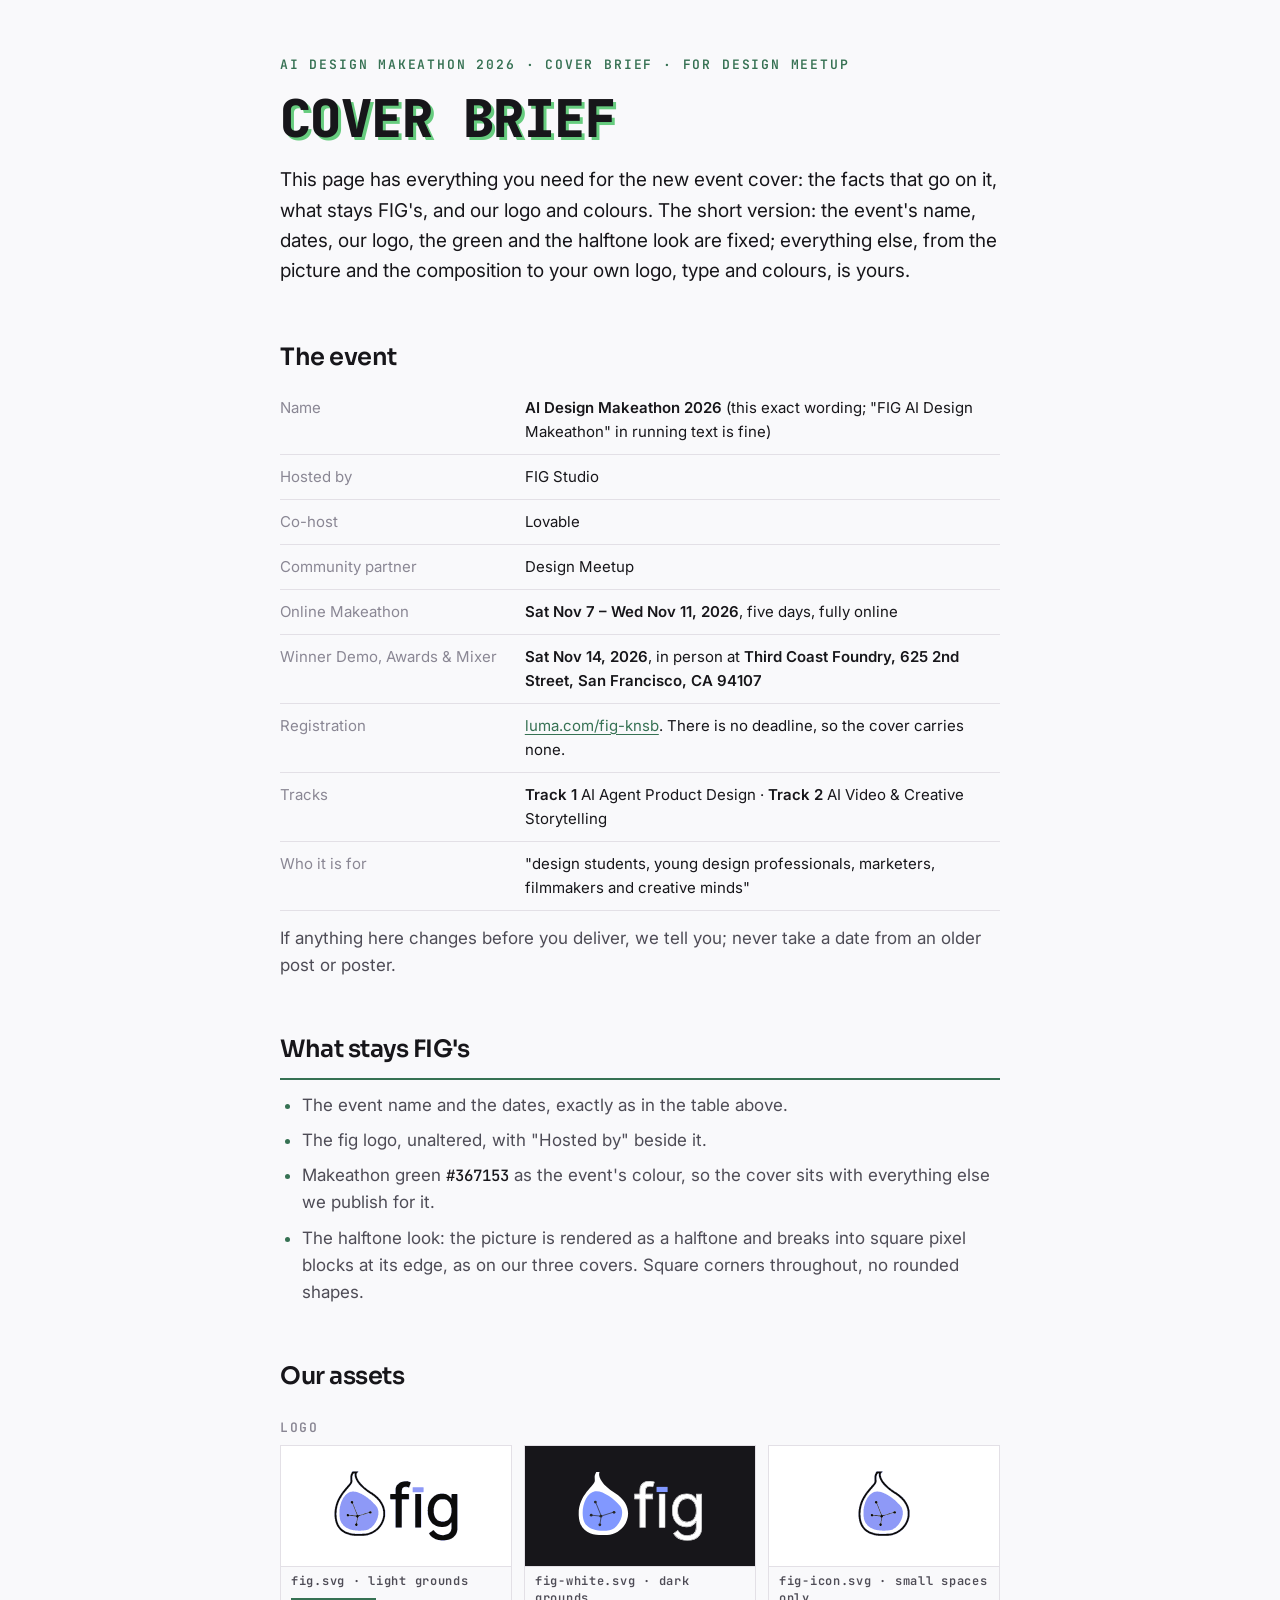
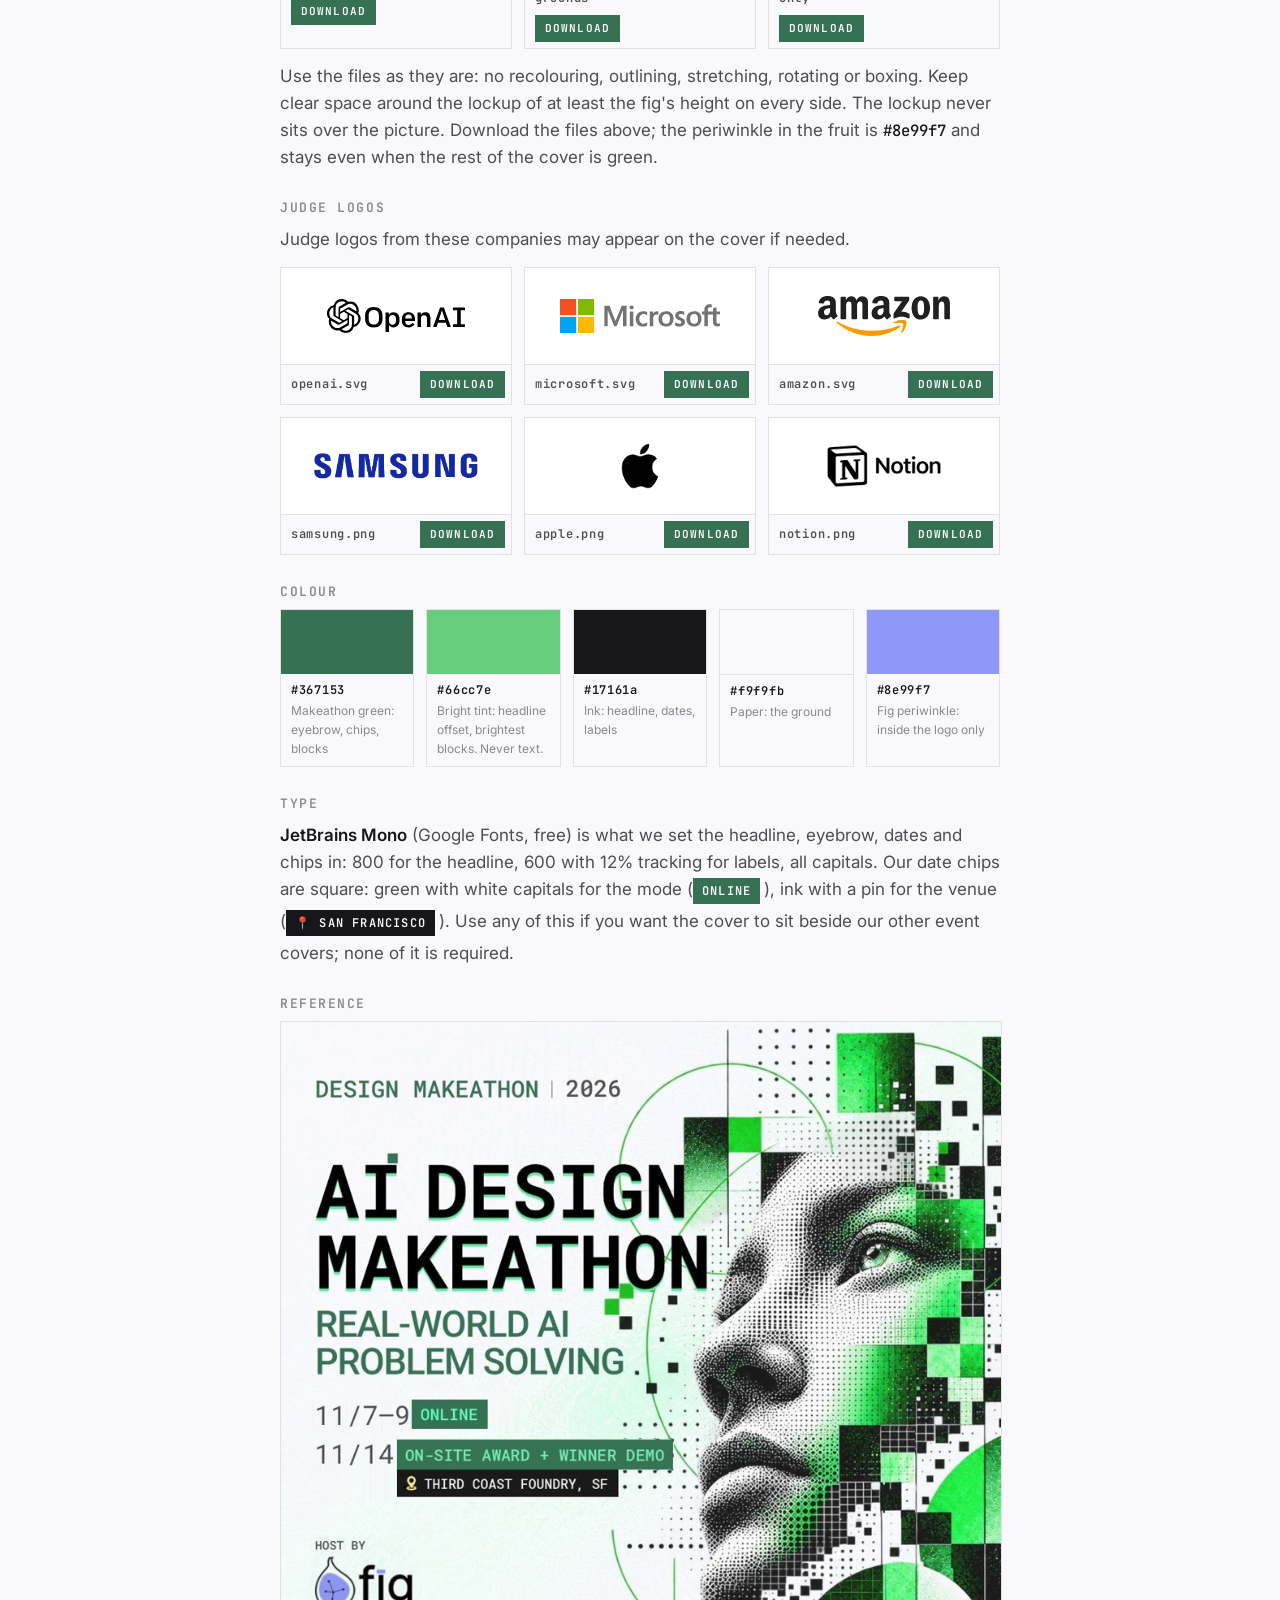
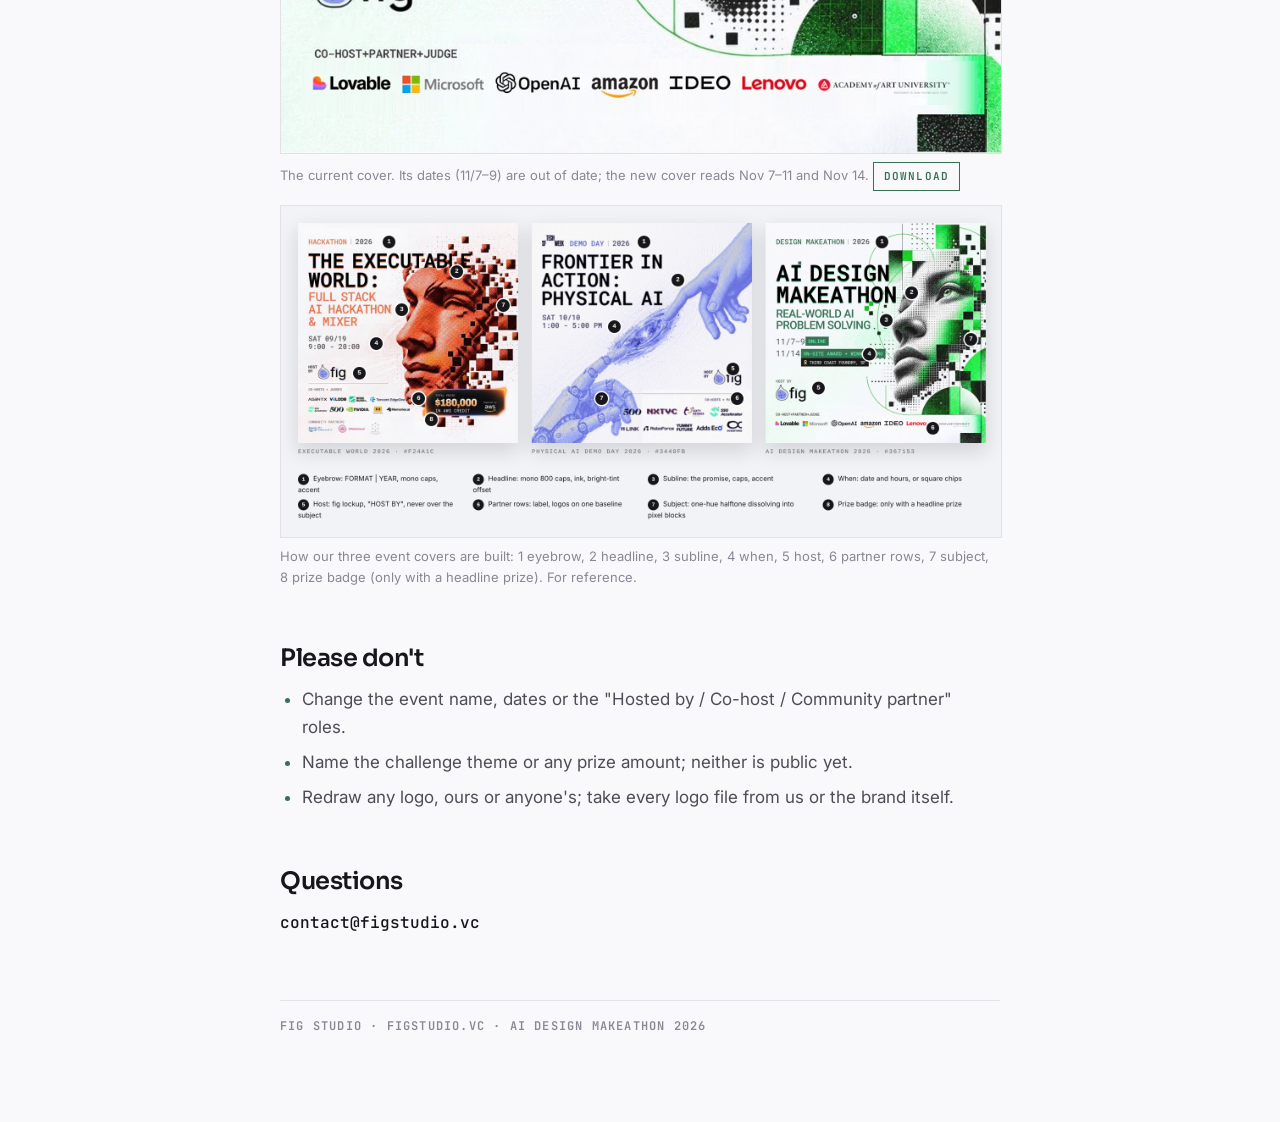
<file: events/ai-design-makeathon-cover-brief.html>
<!DOCTYPE html>
<html lang="en">
<head>
<meta charset="utf-8"><meta name="viewport" content="width=device-width,initial-scale=1">
<meta name="robots" content="noindex, nofollow">
<title>Makeathon Cover Brief — FIG Studio</title>
<meta name="description" content="Cover brief for the AI Design Makeathon 2026: the event facts, what stays FIG's, and our logo, colours and type.">
<link rel="icon" href="../favicon-v2.png?v=5" type="image/png" sizes="128x128">
<link rel="icon" href="../favicon.svg?v=6" type="image/svg+xml">
<link rel="preconnect" href="https://fonts.googleapis.com">
<link rel="preconnect" href="https://fonts.gstatic.com" crossorigin>
<link rel="stylesheet" href="https://fonts.googleapis.com/css2?family=JetBrains+Mono:wght@600;800&family=Sora:wght@600&family=Inter:wght@400;500;600&display=swap">
<style>
/* layout: one reading column, mono eyebrows, the event's own green; the page follows the brief it describes */
:root{--paper:#f9f9fb;--ink:#17161a;--body:#4e4c56;--muted:#8a8794;--rule:#e3e0e6;--accent:#367153;--bright:#66cc7e;--tint:#eef7f1;--chip-fg:#ffffff;
 --mono:"JetBrains Mono",ui-monospace,Menlo,monospace;--display:Sora,-apple-system,sans-serif;--sans:Inter,-apple-system,sans-serif}
@media (prefers-color-scheme: dark){:root:not([data-theme="light"]){--paper:#17161a;--ink:#f3f2f5;--body:#c3c0ca;--muted:#8a8794;--rule:#2d2c33;--accent:#66cc7e;--bright:#66cc7e;--tint:#1f2a24;--chip-fg:#17161a;color-scheme:dark}}
:root[data-theme="dark"]{--paper:#17161a;--ink:#f3f2f5;--body:#c3c0ca;--muted:#8a8794;--rule:#2d2c33;--accent:#66cc7e;--bright:#66cc7e;--tint:#1f2a24;--chip-fg:#17161a;color-scheme:dark}
body{background:var(--paper);color:var(--ink);font:400 17px/1.6 var(--sans);padding-block:0 64px;padding-left:max(16px,env(safe-area-inset-left,0px));padding-right:max(16px,env(safe-area-inset-right,0px))}
.wrap{max-width:720px;margin:0 auto}
.eyebrow{font:600 13px/1.4 var(--mono);letter-spacing:.14em;text-transform:uppercase;color:var(--accent);margin:56px 0 18px}
h1{font:800 clamp(34px,6vw,52px)/1.02 var(--mono);letter-spacing:-.01em;text-transform:uppercase;margin:0 0 20px;text-wrap:balance;text-shadow:3px 3px 0 var(--bright)}
h2{font:600 24px/1.2 var(--display);letter-spacing:-.02em;margin:56px 0 14px;text-wrap:balance}
h3{font:600 13px/1.4 var(--mono);letter-spacing:.12em;text-transform:uppercase;color:var(--muted);margin:28px 0 8px}
p{margin:0 0 14px;color:var(--body)}p.lede{font-size:19px;color:var(--ink)}
ul{margin:0 0 14px;padding-left:22px;color:var(--body)}li{margin:0 0 8px}li::marker{color:var(--accent)}
strong{color:var(--ink);font-weight:600}code{font:500 .92em var(--mono);color:var(--ink)}
a{color:var(--accent);text-decoration-thickness:1px;text-underline-offset:3px}
table{border-collapse:collapse;width:100%;margin:0 0 14px;font-size:15px}td,th{padding:10px 12px 10px 0;border-bottom:1px solid var(--rule);vertical-align:top;text-align:left}th{font:600 12px/1.4 var(--mono);letter-spacing:.12em;text-transform:uppercase;color:var(--muted)}td:first-child{color:var(--muted);white-space:nowrap;width:34%}
.scroll{overflow-x:auto}
.keep{margin:0 0 14px}
.box{border-top:2px solid var(--accent);padding-top:12px}.box.alt{border-top-color:var(--rule)}
.box h3{margin-top:0}
.sw{display:grid;grid-template-columns:repeat(auto-fit,minmax(120px,1fr));gap:12px;margin:0 0 14px}
.sw div{border:1px solid var(--rule)}.sw i{display:block;height:64px}.sw b{display:block;font:600 12px/1.4 var(--mono);letter-spacing:.06em;padding:8px 10px 2px;color:var(--ink)}.sw small{display:block;font-size:12px;color:var(--muted);padding:0 10px 8px}
.logos{display:grid;grid-template-columns:repeat(auto-fit,minmax(180px,1fr));gap:12px;margin:0 0 14px}
.logos.row{display:flex;flex-wrap:wrap;justify-content:center}.logos.row figure{flex:0 0 calc((100% - 24px)/3);min-width:0;box-sizing:border-box}.logos.row .pad{height:96px;padding:16px}@media(max-width:560px){.logos.row figure{flex-basis:calc((100% - 12px)/2)}}
.logos figure{margin:0;border:1px solid var(--rule)}.logos .pad{display:flex;align-items:center;justify-content:center;height:120px;padding:20px;box-sizing:border-box;overflow:hidden}.logos img{max-height:72px;max-width:100%;width:auto;height:auto;object-fit:contain}
.logos figcaption{display:flex;align-items:center;justify-content:space-between;gap:8px;font:600 12px/1.4 var(--mono);letter-spacing:.06em;padding:6px 6px 6px 10px;border-top:1px solid var(--rule);color:var(--body)}
.dl{font:600 11px/1 var(--mono);letter-spacing:.1em;text-transform:uppercase;background:var(--accent);color:var(--chip-fg);border:0;padding:8px 10px;cursor:pointer;white-space:nowrap}.dl:hover{filter:brightness(1.08)}.dl[disabled]{opacity:.6;cursor:default}.dl.ghost{background:transparent;color:var(--accent);border:1px solid var(--accent)}
.dlnote{font-size:13px;color:var(--muted);margin:-6px 0 14px}[hidden]{display:none!important}
.chip{display:inline-block;font:600 12px/1 var(--mono);letter-spacing:.1em;text-transform:uppercase;background:var(--accent);color:var(--chip-fg);padding:7px 9px;margin:0 4px 4px 0}
.chip.ink{background:var(--ink);color:var(--paper)}
figure.ref{margin:0 0 14px}figure.ref img{display:block;width:100%;height:auto;border:1px solid var(--rule)}figure.ref figcaption{font-size:13px;color:var(--muted);margin-top:8px}
.strip{display:flex;flex-wrap:wrap;align-items:center;gap:10px 28px;padding:18px 20px;background:var(--tint);margin:0 0 14px}
.strip span{display:flex;flex-direction:column;gap:6px;font:600 11px/1.3 var(--mono);letter-spacing:.12em;text-transform:uppercase;color:var(--muted)}
.strip em{font:600 15px/1.2 var(--sans);font-style:normal;color:var(--ink);letter-spacing:0;text-transform:none}
.strip img{height:34px;width:auto;display:block}
.contact{font:500 16px/1.6 var(--mono);color:var(--ink)}
.foot{margin-top:64px;padding-top:16px;border-top:1px solid var(--rule);font:600 12px/1.6 var(--mono);letter-spacing:.1em;text-transform:uppercase;color:var(--muted)}
:focus-visible{outline:2px solid var(--accent);outline-offset:2px}
a.dl{display:inline-block;text-decoration:none}
.logos figcaption{flex-wrap:wrap}.logos figcaption span{min-width:0;overflow-wrap:anywhere}
</style>
</head>
<body>
<div class="wrap">
<p class="eyebrow">AI Design Makeathon 2026 · Cover brief · For Design Meetup</p>
<h1>Cover brief</h1>
<p class="lede">This page has everything you need for the new event cover: the facts that go on it, what stays FIG's, and our logo and colours. The short version: the event's name, dates, our logo, the green and the halftone look are fixed; everything else, from the picture and the composition to your own logo, type and colours, is yours.</p>

<h2>The event</h2>
<div class="scroll"><table>
<tr><td>Name</td><td><strong>AI Design Makeathon 2026</strong> (this exact wording; "FIG AI Design Makeathon" in running text is fine)</td></tr>
<tr><td>Hosted by</td><td>FIG Studio</td></tr>
<tr><td>Co-host</td><td>Lovable</td></tr>
<tr><td>Community partner</td><td>Design Meetup</td></tr>
<tr><td>Online Makeathon</td><td><strong>Sat Nov 7 – Wed Nov 11, 2026</strong>, five days, fully online</td></tr>
<tr><td>Winner Demo, Awards &amp; Mixer</td><td><strong>Sat Nov 14, 2026</strong>, in person at <strong>Third Coast Foundry, 625 2nd Street, San Francisco, CA 94107</strong></td></tr>
<tr><td>Registration</td><td><a href="https://luma.com/fig-knsb">luma.com/fig-knsb</a>. There is no deadline, so the cover carries none.</td></tr>
<tr><td>Tracks</td><td><strong>Track 1</strong> AI Agent Product Design · <strong>Track 2</strong> AI Video &amp; Creative Storytelling</td></tr>
<tr><td>Who it is for</td><td>"design students, young design professionals, marketers, filmmakers and creative minds"</td></tr>
</table></div>
<p>If anything here changes before you deliver, we tell you; never take a date from an older post or poster.</p>

<h2>What stays FIG's</h2>
<div class="keep">
<div class="box"><ul>
<li>The event name and the dates, exactly as in the table above.</li>
<li>The fig logo, unaltered, with "Hosted by" beside it.</li>
<li>Makeathon green <code>#367153</code> as the event's colour, so the cover sits with everything else we publish for it.</li>
<li>The halftone look: the picture is rendered as a halftone and breaks into square pixel blocks at its edge, as on our three covers. Square corners throughout, no rounded shapes.</li>
</ul></div>
</div>

<h2>Our assets</h2>
<h3>Logo</h3>
<div class="logos">
<figure><div class="pad" style="background:#ffffff"><img src="ai-design-makeathon-cover-brief/fig.svg" alt="fig lockup on white"></div><figcaption><span>fig.svg · light grounds</span><a class="dl" href="ai-design-makeathon-cover-brief/fig.svg" download="fig.svg">Download</a></figcaption></figure>
<figure><div class="pad" style="background:#17161a"><img src="ai-design-makeathon-cover-brief/fig-white.svg" alt="fig lockup, white, on dark"></div><figcaption><span>fig-white.svg · dark grounds</span><a class="dl" href="ai-design-makeathon-cover-brief/fig-white.svg" download="fig-white.svg">Download</a></figcaption></figure>
<figure><div class="pad" style="background:#ffffff"><img src="ai-design-makeathon-cover-brief/fig-icon.svg" alt="fig icon on white"></div><figcaption><span>fig-icon.svg · small spaces only</span><a class="dl" href="ai-design-makeathon-cover-brief/fig-icon.svg" download="fig-icon.svg">Download</a></figcaption></figure>
</div>
<p>Use the files as they are: no recolouring, outlining, stretching, rotating or boxing. Keep clear space around the lockup of at least the fig's height on every side. The lockup never sits over the picture. Download the files above; the periwinkle in the fruit is <code>#8e99f7</code> and stays even when the rest of the cover is green.</p>

<h3>Judge logos</h3>
<p>Judge logos from these companies may appear on the cover if needed.</p>
<div class="logos row">
<figure><div class="pad" style="background:#ffffff"><img src="ai-design-makeathon-cover-brief/openai.svg" alt="OpenAI" style="max-height:34px"></div><figcaption><span>openai.svg</span><a class="dl" href="ai-design-makeathon-cover-brief/openai.svg" download="openai.svg">Download</a></figcaption></figure>
<figure><div class="pad" style="background:#ffffff"><img src="ai-design-makeathon-cover-brief/microsoft.svg" alt="Microsoft" style="max-height:34px"></div><figcaption><span>microsoft.svg</span><a class="dl" href="ai-design-makeathon-cover-brief/microsoft.svg" download="microsoft.svg">Download</a></figcaption></figure>
<figure><div class="pad" style="background:#ffffff"><img src="ai-design-makeathon-cover-brief/amazon.svg" alt="Amazon" style="max-height:40px"></div><figcaption><span>amazon.svg</span><a class="dl" href="ai-design-makeathon-cover-brief/amazon.svg" download="amazon.svg">Download</a></figcaption></figure>
<figure><div class="pad" style="background:#ffffff"><img src="ai-design-makeathon-cover-brief/samsung.png" alt="Samsung" style="max-height:26px"></div><figcaption><span>samsung.png</span><a class="dl" href="ai-design-makeathon-cover-brief/samsung.png" download="samsung.png">Download</a></figcaption></figure>
<figure><div class="pad" style="background:#ffffff"><img src="ai-design-makeathon-cover-brief/apple.png" alt="Apple" style="max-height:46px"></div><figcaption><span>apple.png</span><a class="dl" href="ai-design-makeathon-cover-brief/apple.png" download="apple.png">Download</a></figcaption></figure>
<figure><div class="pad" style="background:#ffffff"><img src="ai-design-makeathon-cover-brief/notion.png" alt="Notion" style="max-height:44px"></div><figcaption><span>notion.png</span><a class="dl" href="ai-design-makeathon-cover-brief/notion.png" download="notion.png">Download</a></figcaption></figure>
</div>

<h3>Colour</h3>
<div class="sw">
<div><i style="background:#367153"></i><b>#367153</b><small>Makeathon green: eyebrow, chips, blocks</small></div>
<div><i style="background:#66cc7e"></i><b>#66cc7e</b><small>Bright tint: headline offset, brightest blocks. Never text.</small></div>
<div><i style="background:#17161a"></i><b>#17161a</b><small>Ink: headline, dates, labels</small></div>
<div><i style="background:#f9f9fb;border-bottom:1px solid #e3e0e6"></i><b>#f9f9fb</b><small>Paper: the ground</small></div>
<div><i style="background:#8e99f7"></i><b>#8e99f7</b><small>Fig periwinkle: inside the logo only</small></div>
</div>

<h3>Type</h3>
<p><strong>JetBrains Mono</strong> (Google Fonts, free) is what we set the headline, eyebrow, dates and chips in: 800 for the headline, 600 with 12% tracking for labels, all capitals. Our date chips are square: green with white capitals for the mode (<span class="chip">Online</span>), ink with a pin for the venue (<span class="chip ink">📍 San Francisco</span>). Use any of this if you want the cover to sit beside our other event covers; none of it is required.</p>

<h3>Reference</h3>
<figure class="ref"><img src="ai-design-makeathon-cover-brief/poster.jpg" alt="The current AI Design Makeathon 2026 cover"><figcaption>The current cover. Its dates (11/7–9) are out of date; the new cover reads Nov 7–11 and Nov 14. <a class="dl ghost" href="ai-design-makeathon-cover-brief/poster.jpg" download="ai-design-makeathon-2026-current-cover.jpg">Download</a></figcaption></figure>
<figure class="ref"><img src="ai-design-makeathon-cover-brief/anatomy.png" alt="The three FIG event covers with eight zones numbered"><figcaption>How our three event covers are built: 1 eyebrow, 2 headline, 3 subline, 4 when, 5 host, 6 partner rows, 7 subject, 8 prize badge (only with a headline prize). For reference.</figcaption></figure>

<h2>Please don't</h2>
<ul>
<li>Change the event name, dates or the "Hosted by / Co-host / Community partner" roles.</li>
<li>Name the challenge theme or any prize amount; neither is public yet.</li>
<li>Redraw any logo, ours or anyone's; take every logo file from us or the brand itself.</li>
</ul>

<h2>Questions</h2>
<p class="contact">contact@figstudio.vc</p>
<p class="foot">FIG Studio · figstudio.vc · AI Design Makeathon 2026</p>
</div>
</body>
</html>
</file>
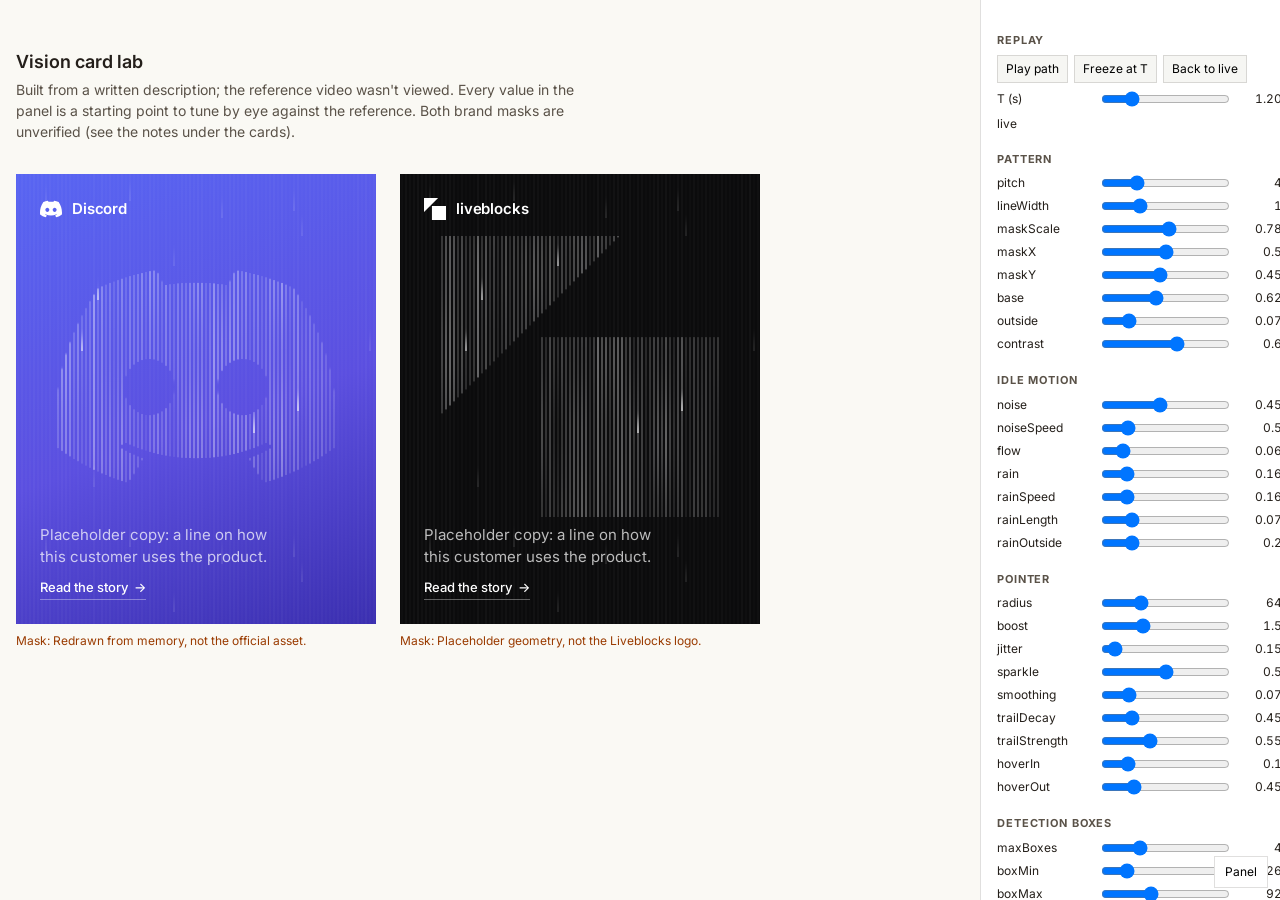
<file: labs/vision-card.html>
<!DOCTYPE html>
<html lang="en">
<head>
<meta charset="UTF-8">
<meta name="viewport" content="width=device-width, initial-scale=1.0">
<meta name="robots" content="noindex, nofollow">
<title>Vision Card Lab</title>
<link rel="icon" href="/favicon.svg?v=6" type="image/svg+xml">
<link rel="preconnect" href="https://fonts.googleapis.com">
<link rel="preconnect" href="https://fonts.gstatic.com" crossorigin>
<link href="https://fonts.googleapis.com/css2?family=Inter:wght@400;500;600&display=swap" rel="stylesheet">
<link rel="stylesheet" href="/assets/vision-card/vision-card.css">
<style>
:root{--ground:#FAF9F4;--ink:#241F1A;--ink-soft:#5A5248;--line:rgba(36,31,26,.14)}
*{box-sizing:border-box}
body{margin:0;background:var(--ground);color:var(--ink);font:14px/1.5 'Inter',-apple-system,sans-serif}
main{padding:48px 16px 96px;max-width:1000px}
h1{font-size:18px;font-weight:600;margin:0 0 4px}
.intro{color:var(--ink-soft);max-width:62ch;margin:0 0 32px}
.stage{display:flex;flex-wrap:wrap;gap:24px}
.slot{flex:1 1 300px;max-width:360px}
.tag{margin-top:8px;font-size:12px;color:#9a3b00}
.ghost{position:fixed;left:0;top:0;width:10px;height:10px;margin:-5px 0 0 -5px;border-radius:50%;
  border:1.5px solid #e00;pointer-events:none;z-index:50;display:none}

/* tuning panel: demo only */
.panel{position:fixed;right:0;top:0;bottom:0;width:300px;overflow:auto;background:#fff;border-left:1px solid var(--line);
  padding:14px 16px 40px;font-size:12px;z-index:40}
.panel h2{font-size:11px;letter-spacing:.08em;text-transform:uppercase;color:var(--ink-soft);margin:18px 0 6px}
.panel label{display:grid;grid-template-columns:96px 1fr 44px;align-items:center;gap:6px;margin:3px 0}
.panel output{font-variant-numeric:tabular-nums;text-align:right}
.panel select,.panel button,.panel input[type=color]{font:inherit}
.panel .row{display:flex;gap:6px;flex-wrap:wrap;align-items:center;margin:6px 0}
.panel button{padding:4px 8px;border:1px solid var(--line);background:#f6f6f3;cursor:pointer}
.panel textarea{width:100%;height:120px;font:11px ui-monospace,Menlo,monospace}
.panel-toggle{position:fixed;right:12px;bottom:12px;z-index:41;padding:6px 10px;font:inherit;font-size:12px;border:1px solid var(--line);background:#fff}
body.has-panel main{margin-right:300px}
body:not(.has-panel) .panel{display:none}
@media (max-width:760px){
  body.has-panel main{margin-right:0}
  .panel{top:auto;height:55vh;width:100%;border-left:0;border-top:1px solid var(--line)}
}
</style>
</head>
<body class="has-panel">
<main>
  <h1>Vision card lab</h1>
  <p class="intro">Built from a written description; the reference video wasn't viewed. Every value in the panel is a starting point to tune by eye against the reference. Both brand masks are unverified (see the notes under the cards).</p>

  <div class="stage">
    <div class="slot">
      <div class="vcard vcard--discord" id="card-discord">
        <div class="vcard__head"><svg class="vcard__mark" viewBox="0 0 127.14 96.36" aria-hidden="true"><path id="mark-discord"/></svg>Discord</div>
        <div class="vcard__foot">
          <p class="vcard__desc">Placeholder copy: a line on how this customer uses the product.</p>
          <a class="vcard__cta" href="#discord">Read the story <span aria-hidden="true">→</span></a>
        </div>
      </div>
      <div class="tag" data-note="discord"></div>
    </div>
    <div class="slot">
      <div class="vcard vcard--liveblocks" id="card-liveblocks">
        <div class="vcard__head"><svg class="vcard__mark" viewBox="0 0 100 100" aria-hidden="true"><path id="mark-liveblocks"/></svg>liveblocks</div>
        <div class="vcard__foot">
          <p class="vcard__desc">Placeholder copy: a line on how this customer uses the product.</p>
          <a class="vcard__cta" href="#liveblocks">Read the story <span aria-hidden="true">→</span></a>
        </div>
      </div>
      <div class="tag" data-note="liveblocks"></div>
    </div>
  </div>
</main>

<div class="ghost" id="ghost"></div>
<button class="panel-toggle" id="panel-toggle" type="button">Panel</button>
<aside class="panel" id="panel" aria-label="Tuning panel">
  <h2>Replay</h2>
  <div class="row">
    <button type="button" id="rp-play">Play path</button>
    <button type="button" id="rp-freeze">Freeze at T</button>
    <button type="button" id="rp-live">Back to live</button>
  </div>
  <label>T (s)<input type="range" id="rp-t" min="0" max="6" step="0.05" value="1.2"><output id="rp-t-out">1.20</output></label>
  <div class="row" id="rp-state">live</div>
  <div id="controls"></div>
  <h2>Theme</h2>
  <div class="row">Discord line <input type="color" data-theme="0.line" value="#ffffff"> box <input type="color" data-theme="0.box" value="#ff3fd4"></div>
  <div class="row">liveblocks line <input type="color" data-theme="1.line" value="#ffffff"> box <input type="color" data-theme="1.box" value="#ffffff"></div>
  <h2>Config</h2>
  <div class="row"><button type="button" id="cfg-copy">Copy params as JSON</button><button type="button" id="cfg-reset">Defaults</button></div>
  <textarea id="cfg-out" readonly aria-label="Current params"></textarea>
</aside>

<script src="/assets/vision-card/masks.js"></script>
<script src="/assets/vision-card/vision-card.js"></script>
<script>
(function () {
  var M = window.VisionCardMasks;
  document.getElementById('mark-discord').setAttribute('d', M.discord.path);
  document.getElementById('mark-discord').setAttribute('fill-rule', 'evenodd');
  document.getElementById('mark-liveblocks').setAttribute('d', M.liveblocks.path);
  document.querySelectorAll('[data-note]').forEach(function (n) {
    var m = M[n.getAttribute('data-note')];
    if (m.placeholder) n.textContent = 'Mask: ' + m.note + '.';
  });

  var themes = [{ line: '#ffffff', box: '#ff3fd4' }, { line: '#ffffff', box: '#ffffff' }];
  var cards = [
    VisionCard.mount(document.getElementById('card-discord'), { mask: M.discord, theme: themes[0], seed: 11 }),
    VisionCard.mount(document.getElementById('card-liveblocks'), { mask: M.liveblocks, theme: themes[1], seed: 23 })
  ];

  // ------------------------------------------------------------ panel
  var SCHEMA = [
    ['Pattern'],
    ['pitch', 2, 10, 0.25], ['lineWidth', 0.25, 3, 0.05], ['maskScale', 0.3, 1.2, 0.01], ['maskX', 0, 1, 0.01], ['maskY', 0, 1, 0.01],
    ['base', 0, 1.5, 0.01], ['outside', 0, 0.4, 0.01], ['contrast', 0, 1, 0.01],
    ['Idle motion'],
    ['noise', 0, 1, 0.01], ['noiseSpeed', 0, 3, 0.05], ['flow', 0, 0.5, 0.005],
    ['rain', 0, 1, 0.01], ['rainSpeed', 0, 1, 0.01], ['rainLength', 0.01, 0.3, 0.005], ['rainOutside', 0, 1, 0.01],
    ['Pointer'],
    ['radius', 10, 200, 1], ['boost', 0, 5, 0.05], ['jitter', 0, 3, 0.05], ['sparkle', 0, 1, 0.01], ['smoothing', 0, 0.4, 0.005],
    ['trailDecay', 0.05, 2, 0.01], ['trailStrength', 0, 1.5, 0.01], ['hoverIn', 0, 0.6, 0.01], ['hoverOut', 0.02, 2, 0.01],
    ['Detection boxes'],
    ['maxBoxes', 1, 12, 1], ['boxMin', 8, 120, 1], ['boxMax', 16, 220, 1], ['spawnInterval', 0.05, 1.5, 0.01],
    ['spawnSpread', 0, 160, 1], ['boxLife', 0.1, 3, 0.05], ['boxFadeIn', 0, 0.5, 0.01], ['boxFadeOut', 0.02, 1.5, 0.01],
    ['linkChance', 0, 1, 0.01], ['linkMaxDist', 20, 400, 5],
    ['labels', ['conf', 'id', 'both', 'none']],
    ['Sweep (unconfirmed)'],
    ['sweep', ['off', 'enter', 'inview']], ['sweepDuration', 0.3, 3, 0.05]
  ];
  var host = document.getElementById('controls');
  var inputs = {};
  SCHEMA.forEach(function (s) {
    if (s.length === 1) { var h = document.createElement('h2'); h.textContent = s[0]; host.appendChild(h); return; }
    var key = s[0], lab = document.createElement('label'), input, out = document.createElement('output');
    lab.appendChild(document.createTextNode(key));
    if (Array.isArray(s[1])) {
      input = document.createElement('select');
      s[1].forEach(function (o) { var op = document.createElement('option'); op.value = op.textContent = o; input.appendChild(op); });
    } else {
      input = document.createElement('input');
      input.type = 'range'; input.min = s[1]; input.max = s[2]; input.step = s[3];
    }
    input.value = VisionCard.DEFAULTS[key];
    out.textContent = input.value;
    input.addEventListener('input', function () {
      var v = input.tagName === 'SELECT' ? input.value : parseFloat(input.value);
      out.textContent = input.value;
      var patch = {}; patch[key] = v;
      cards.forEach(function (c) { c.setParams(patch); });
      showConfig();
      if (mode === 'freeze') freeze(+tInput.value);
    });
    lab.appendChild(input); lab.appendChild(out);
    host.appendChild(lab);
    inputs[key] = { input: input, out: out };
  });

  document.querySelectorAll('[data-theme]').forEach(function (inp) {
    inp.addEventListener('input', function () {
      var k = inp.getAttribute('data-theme').split('.');
      themes[+k[0]][k[1]] = inp.value;
      cards[+k[0]].setTheme(themes[+k[0]]);
      showConfig();
    });
  });

  function config() {
    var diff = {};
    for (var k in cards[0].p) if (cards[0].p[k] !== VisionCard.DEFAULTS[k]) diff[k] = cards[0].p[k];
    return { params: diff, themes: { discord: themes[0], liveblocks: themes[1] } };
  }
  function showConfig() { document.getElementById('cfg-out').value = JSON.stringify(config(), null, 2); }
  showConfig();
  document.getElementById('cfg-copy').addEventListener('click', function () {
    var t = document.getElementById('cfg-out');
    t.select();
    if (navigator.clipboard) navigator.clipboard.writeText(t.value).catch(function () {});
  });
  document.getElementById('cfg-reset').addEventListener('click', function () {
    cards.forEach(function (c) { c.setParams(VisionCard.DEFAULTS); });
    for (var k in inputs) { inputs[k].input.value = VisionCard.DEFAULTS[k]; inputs[k].out.textContent = VisionCard.DEFAULTS[k]; }
    showConfig();
  });
  document.getElementById('panel-toggle').addEventListener('click', function () { document.body.classList.toggle('has-panel'); });

  // ------------------------------------------------------------ replay
  // A fixed pointer path in card-normalised coordinates: across Discord,
  // straight over to liveblocks, then off the cards. card -1 = outside.
  var PATH = [
    [0.0, -1], [0.4, 0, 0.12, 0.22], [1.0, 0, 0.55, 0.42], [1.6, 0, 0.82, 0.58], [2.0, 0, 0.42, 0.66],
    [2.3, 1, 0.10, 0.50], [3.0, 1, 0.50, 0.34], [3.6, 1, 0.76, 0.56], [4.0, -1], [6.0, -1]
  ];
  var DT = 1 / 60;

  function pointerAt(t) {
    for (var i = PATH.length - 1; i >= 0; i--) if (t >= PATH[i][0]) break;
    var a = PATH[Math.max(0, i)], b = PATH[i + 1];
    if (a[1] < 0) return null;
    if (!b || b[1] !== a[1]) return { card: a[1], u: a[2], v: a[3] };
    var k = (t - a[0]) / (b[0] - a[0]);
    return { card: a[1], u: a[2] + (b[2] - a[2]) * k, v: a[3] + (b[3] - a[3]) * k };
  }

  function simulateTo(T) {
    cards.forEach(function (c) { c.hold(); c.reset(); });
    var n = Math.round(T / DT), q = null;
    for (var i = 0; i < n; i++) {
      q = pointerAt(i * DT);
      cards.forEach(function (c, ci) {
        if (q && q.card === ci) c.setPointer(q.u * c.w, q.v * c.h, true);
        else c.setPointer(c.ptr.x, c.ptr.y, false);
        c.step(DT);
      });
    }
    cards.forEach(function (c) { c.render(); });
    showGhost(q);
  }

  var ghost = document.getElementById('ghost');
  function showGhost(q) {
    if (!q) { ghost.style.display = 'none'; return; }
    var r = cards[q.card].el.getBoundingClientRect();
    ghost.style.display = 'block';
    ghost.style.transform = 'translate(' + (r.left + q.u * r.width) + 'px,' + (r.top + q.v * r.height) + 'px)';
  }

  var mode = 'live', playRaf = null;
  var tInput = document.getElementById('rp-t'), tOut = document.getElementById('rp-t-out'), stateEl = document.getElementById('rp-state');
  function setMode(m, extra) { mode = m; stateEl.textContent = m + (extra || ''); }

  function freeze(T) {
    cancelAnimationFrame(playRaf);
    simulateTo(T);
    setMode('freeze', ' at T = ' + T.toFixed(2) + ' s');
  }
  function play() {
    cancelAnimationFrame(playRaf);
    cards.forEach(function (c) { c.hold(); c.reset(); });
    var start = null, simT = 0, end = PATH[PATH.length - 1][0];
    setMode('playing');
    playRaf = requestAnimationFrame(function tick(ts) {
      if (start === null) start = ts;
      var target = Math.min(end, (ts - start) / 1000), q = null;
      while (simT + DT <= target + 1e-9) {
        q = pointerAt(simT);
        cards.forEach(function (c, ci) {
          if (q && q.card === ci) c.setPointer(q.u * c.w, q.v * c.h, true);
          else c.setPointer(c.ptr.x, c.ptr.y, false);
          c.step(DT);
        });
        simT += DT;
      }
      cards.forEach(function (c) { c.render(); });
      showGhost(pointerAt(simT));
      tInput.value = simT; tOut.textContent = simT.toFixed(2);
      if (target < end) playRaf = requestAnimationFrame(tick);
      else setMode('freeze', ' at end of path');
    });
  }
  function live() {
    cancelAnimationFrame(playRaf);
    showGhost(null);
    cards.forEach(function (c) { c.reset(); c.release(); });
    setMode('live');
  }

  tInput.addEventListener('input', function () { tOut.textContent = (+tInput.value).toFixed(2); freeze(+tInput.value); });
  document.getElementById('rp-freeze').addEventListener('click', function () { freeze(+tInput.value); });
  document.getElementById('rp-play').addEventListener('click', play);
  document.getElementById('rp-live').addEventListener('click', live);

  // ?replay=1.2 opens frozen at that time (for screenshots); ?panel=0 hides the panel.
  var qs = new URLSearchParams(location.search);
  if (qs.get('panel') === '0') document.body.classList.remove('has-panel');

  function whenReady(fn) {
    if (cards.every(function (c) { return c.maskRect; })) fn();
    else setTimeout(function () { whenReady(fn); }, 20);
  }
  whenReady(function () {
    if (qs.has('replay')) { tInput.value = qs.get('replay'); tOut.textContent = (+tInput.value).toFixed(2); freeze(+qs.get('replay')); }
    document.documentElement.setAttribute('data-ready', '1');
  });

  window.__vc = { cards: cards, freeze: freeze, play: play, live: live, simulateTo: simulateTo, pointerAt: pointerAt };
})();
</script>
</body>
</html>
</file>
<file: assets/vision-card/vision-card.css>
/*
 * Vision card. Square corners; the card itself never moves, tilts or scales.
 * Themes set --vc-bg, --vc-fg and --vc-box (the JS reads its colours from
 * the mount options, so keep the two in step).
 */
.vcard{
  --vc-bg:#0B0B0C;
  --vc-fg:#FFFFFF;
  --vc-fg-muted:rgba(255,255,255,.72);
  --vc-box:#FFFFFF;
  --vc-pad:24px;
  position:relative;
  isolation:isolate;
  display:flex;flex-direction:column;justify-content:space-between;
  width:100%;max-width:360px;
  aspect-ratio:var(--vc-aspect,4/5);
  padding:var(--vc-pad);
  overflow:hidden;
  border-radius:0;
  background:var(--vc-bg);
  color:var(--vc-fg);
  font-family:'Inter',-apple-system,sans-serif;
}
.vcard--discord{
  --vc-bg:linear-gradient(160deg,#5865F2 0%,#5B4FE0 55%,#3B2FB0 100%);
  --vc-box:#FF3FD4;
}
.vcard--liveblocks{
  --vc-bg:#0B0B0C;
  --vc-box:#FFFFFF;
}

/* Effect layers: behind the copy, never hit-tested, so links stay clickable. */
.vcard__art{position:absolute;inset:0;z-index:0;pointer-events:none}
.vcard__art canvas,.vcard__art svg{position:absolute;inset:0;width:100%;height:100%;display:block}
.vcard>:not(.vcard__art){position:relative;z-index:1}

.vcard__box-frame{fill:none;stroke:currentColor;stroke-width:1}
.vcard__box-corners{fill:none;stroke:currentColor;stroke-width:2;stroke-linecap:square}
.vcard__box-label{fill:currentColor;font:500 9px/1 ui-monospace,SFMono-Regular,Menlo,Consolas,monospace;letter-spacing:.04em}
.vcard__link{stroke:currentColor;stroke-width:1}

.vcard__head{display:flex;align-items:center;gap:10px;font-weight:600;font-size:15px;letter-spacing:-.01em}
.vcard__mark{width:22px;height:22px;flex:none;fill:currentColor}
.vcard__foot{display:flex;flex-direction:column;gap:10px}
.vcard__desc{margin:0;font-size:15px;line-height:1.45;color:var(--vc-fg-muted);max-width:28ch}
.vcard__cta{
  display:inline-flex;align-items:center;gap:6px;align-self:flex-start;
  color:var(--vc-fg);font-size:13px;font-weight:500;text-decoration:none;
  border-bottom:1px solid rgba(255,255,255,.35);padding-bottom:2px;
}
.vcard__cta:hover{border-bottom-color:currentColor}
.vcard__cta:focus-visible{outline:2px solid var(--vc-fg);outline-offset:3px}
</file>
